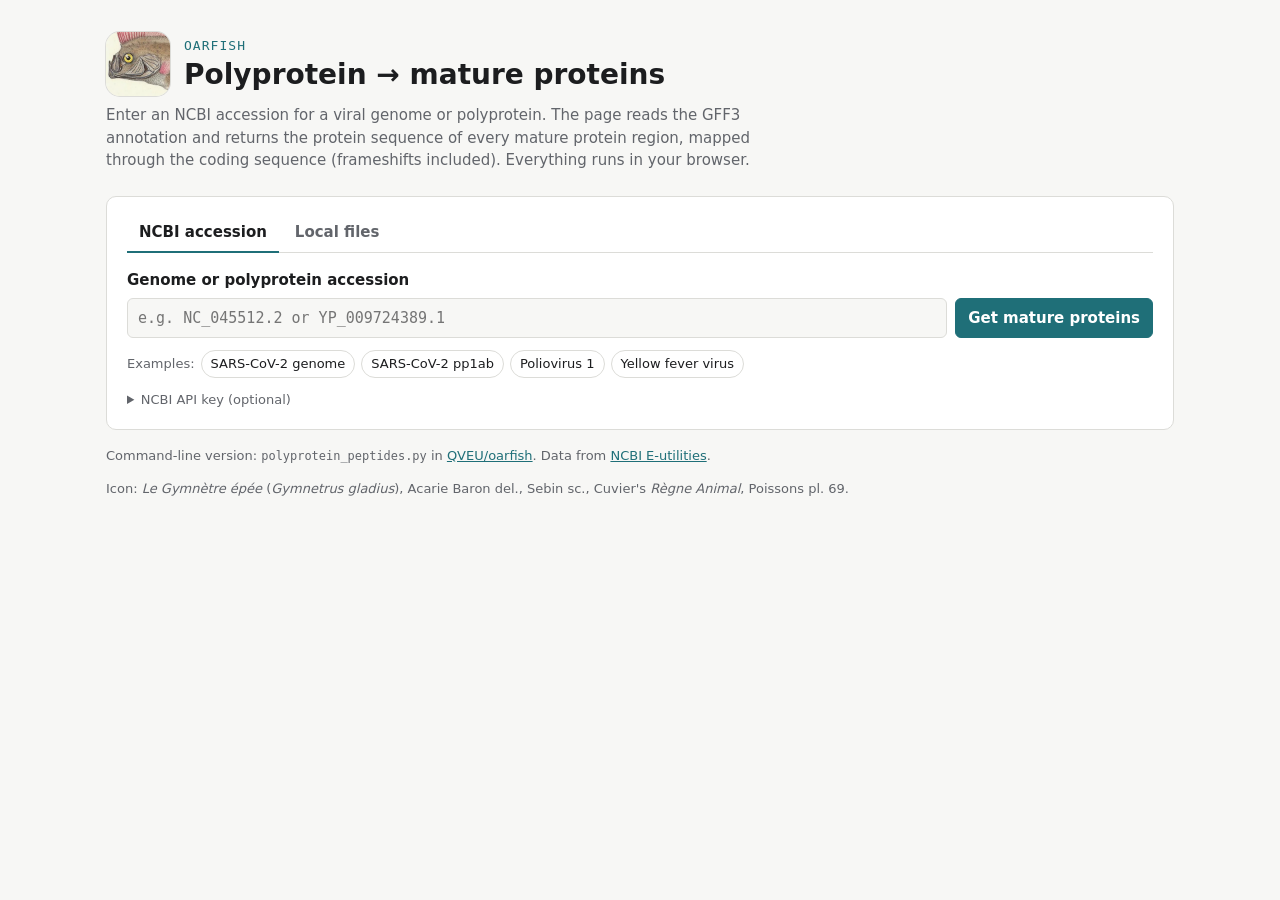
<file: index.html>
<!doctype html>
<html lang="en">
<head>
  <meta charset="utf-8">
  <meta name="viewport" content="width=device-width, initial-scale=1">
  <title>Polyprotein Splitter · oarfish</title>
  <meta name="description" content="Split a viral polyprotein into its mature proteins using the NCBI GFF3 annotation.">
  <link rel="icon" href="docs/favicon.ico" sizes="any">
  <link rel="icon" href="docs/icon.png" type="image/png">
  <link rel="apple-touch-icon" href="docs/apple-touch-icon.png">
  <link rel="stylesheet" href="docs/style.css">
</head>
<body>
  <header class="top">
    <div class="wrap">
      <div class="title">
        <img class="logo" src="docs/icon.png" alt="" width="64" height="64">
        <div>
          <p class="brand">oarfish</p>
          <h1>Polyprotein → mature proteins</h1>
        </div>
      </div>
      <p class="lede">Enter an NCBI accession for a viral genome or polyprotein. The page reads the GFF3 annotation and returns the protein sequence of every mature protein region, mapped through the coding sequence (frameshifts included). Everything runs in your browser.</p>
    </div>
  </header>

  <main class="wrap">
    <section class="card" aria-label="Input">
      <div class="tabs" role="tablist">
        <button role="tab" id="tab-ncbi" aria-selected="true" aria-controls="panel-ncbi">NCBI accession</button>
        <button role="tab" id="tab-local" aria-selected="false" aria-controls="panel-local">Local files</button>
      </div>

      <form id="panel-ncbi" role="tabpanel" aria-labelledby="tab-ncbi">
        <label for="acc">Genome or polyprotein accession</label>
        <div class="row">
          <input id="acc" name="acc" placeholder="e.g. NC_045512.2 or YP_009724389.1" autocomplete="off" spellcheck="false" required>
          <button type="submit" class="primary">Get mature proteins</button>
        </div>
        <div class="examples">
          <span>Examples:</span>
          <button type="button" data-acc="NC_045512.2">SARS-CoV-2 genome</button>
          <button type="button" data-acc="YP_009724389.1">SARS-CoV-2 pp1ab</button>
          <button type="button" data-acc="NC_002058.3">Poliovirus 1</button>
          <button type="button" data-acc="NC_002031.1">Yellow fever virus</button>
        </div>
        <details>
          <summary>NCBI API key (optional)</summary>
          <p class="hint">Raises NCBI's rate limit from 3 to 10 requests per second. Stored only in this browser.</p>
          <input id="apikey" type="password" autocomplete="off" placeholder="NCBI API key">
        </details>
      </form>

      <form id="panel-local" role="tabpanel" aria-labelledby="tab-local" hidden>
        <div class="grid">
          <label>GFF3 annotation <span class="req">required</span>
            <input type="file" id="gffFile" accept=".gff,.gff3,.txt">
          </label>
          <label>Polyprotein FASTA <span class="opt">headers = CDS protein_id</span>
            <input type="file" id="protFile" accept=".fa,.faa,.fasta,.txt">
          </label>
          <label>…or genome FASTA <span class="opt">CDS are translated</span>
            <input type="file" id="genomeFile" accept=".fa,.fna,.fasta,.txt">
          </label>
          <label>Only this polyprotein <span class="opt">optional</span>
            <input id="localAcc" placeholder="e.g. YP_009724389.1" autocomplete="off" spellcheck="false">
          </label>
        </div>
        <p class="hint">With a GFF3 but no FASTA, polyprotein sequences are downloaded from NCBI.</p>
        <button type="submit" class="primary">Get mature proteins</button>
      </form>
    </section>

    <div id="status" class="status" role="status" aria-live="polite" hidden></div>
    <ul id="warnings" class="warnings" hidden></ul>

    <section id="results" hidden aria-label="Results">
      <div class="results-head">
        <div>
          <h2 id="resTitle">Mature proteins</h2>
          <p id="resSummary" class="muted"></p>
        </div>
        <div class="actions">
          <button type="button" id="dlFasta">Protein FASTA</button>
          <button type="button" id="dlDna" title="Nucleotide sequence of each region (genome downloaded from NCBI if needed)">DNA FASTA</button>
          <button type="button" id="dlTsv">TSV</button>
          <button type="button" id="dlGff">GFF3</button>
          <button type="button" id="copyFasta">Copy FASTA</button>
        </div>
      </div>
      <div id="polyFilter" class="chips" role="group" aria-label="Filter by polyprotein"></div>
      <div id="maps"></div>
      <div class="table-wrap">
        <table id="table">
          <thead>
            <tr><th>Product</th><th>Polyprotein</th><th class="num">aa</th><th class="num">Length</th><th>Mature protein</th><th>Genomic region</th><th>Sequence</th></tr>
          </thead>
          <tbody></tbody>
        </table>
      </div>
    </section>
  </main>

  <footer class="wrap muted">
    <p>Command-line version: <code>polyprotein_peptides.py</code> in <a href="https://github.com/QVEU/oarfish">QVEU/oarfish</a>. Data from <a href="https://www.ncbi.nlm.nih.gov/books/NBK25501/">NCBI E-utilities</a>.</p>
    <p>Icon: <i>Le Gymnètre épée</i> (<i>Gymnetrus gladius</i>), Acarie Baron del., Sebin sc., Cuvier's <i>Règne Animal</i>, Poissons pl. 69.</p>
  </footer>

  <script src="docs/polyprotein.js"></script>
  <script src="docs/app.js"></script>
</body>
</html>
</file>
<file: docs/style.css>
:root {
  --bg: #f7f7f5;
  --surface: #ffffff;
  --text: #1c1d1f;
  --muted: #62656b;
  --border: #dcdcd8;
  --accent: #1f6f78;
  --accent-text: #ffffff;
  --accent-soft: #e3f0f1;
  --warn-bg: #fff6e0;
  --warn-text: #6b4a00;
  --err-bg: #fde8e6;
  --err-text: #8a1c12;
  --track: #ecece8;
  --mono: ui-monospace, SFMono-Regular, Menlo, Consolas, monospace;
  color-scheme: light;
}
@media (prefers-color-scheme: dark) {
  :root {
    --bg: #141517;
    --surface: #1d1f22;
    --text: #e8e8e6;
    --muted: #a0a3a8;
    --border: #34373c;
    --accent: #5fb7c1;
    --accent-text: #0d1f22;
    --accent-soft: #1d3336;
    --warn-bg: #3a2f12;
    --warn-text: #f3d48a;
    --err-bg: #3d1a17;
    --err-text: #f4b1a8;
    --track: #2a2d31;
    color-scheme: dark;
  }
}

* { box-sizing: border-box; }
body {
  margin: 0;
  background: var(--bg);
  color: var(--text);
  font: 15px/1.5 system-ui, -apple-system, "Segoe UI", Roboto, sans-serif;
}
.wrap { max-width: 1100px; margin: 0 auto; padding: 0 16px; }
a { color: var(--accent); }
code { font-family: var(--mono); font-size: 0.92em; }
.muted { color: var(--muted); }

.top { padding: 32px 0 16px; }
.title { display: flex; align-items: center; gap: 14px; margin-bottom: 8px; }
.title h1 { margin: 2px 0 0; }
.logo { width: 64px; height: 64px; border-radius: 14px; flex: none; box-shadow: 0 0 0 1px var(--border); }
.brand { margin: 0; font-family: var(--mono); font-size: 13px; letter-spacing: 0.08em; color: var(--accent); text-transform: uppercase; }
h1 { margin: 4px 0 8px; font-size: 28px; line-height: 1.2; }
h2 { margin: 0; font-size: 20px; }
.lede { margin: 0; max-width: 70ch; color: var(--muted); }

.card {
  background: var(--surface);
  border: 1px solid var(--border);
  border-radius: 10px;
  padding: 16px 20px 20px;
  margin: 8px 0 16px;
}
.tabs { display: flex; gap: 4px; border-bottom: 1px solid var(--border); margin: 0 0 16px; }
.tabs button {
  background: none; border: none; border-bottom: 2px solid transparent; border-radius: 0;
  padding: 8px 12px; margin-bottom: -1px; color: var(--muted); font-weight: 600;
}
.tabs button[aria-selected="true"] { color: var(--text); border-bottom-color: var(--accent); }

label { display: block; font-weight: 600; margin-bottom: 6px; }
.req, .opt { font-weight: 400; font-size: 12px; color: var(--muted); margin-left: 4px; }
input {
  font: inherit; color: var(--text); background: var(--bg);
  border: 1px solid var(--border); border-radius: 6px; padding: 8px 10px; width: 100%;
}
input[type="file"] { padding: 6px; font-size: 13px; margin-top: 4px; }
#acc, #localAcc { font-family: var(--mono); }
input:focus-visible, button:focus-visible, summary:focus-visible { outline: 2px solid var(--accent); outline-offset: 1px; }

button {
  font: inherit; color: var(--text); background: var(--surface);
  border: 1px solid var(--border); border-radius: 6px; padding: 7px 12px; cursor: pointer;
}
button:hover { border-color: var(--accent); }
button.primary { background: var(--accent); color: var(--accent-text); border-color: var(--accent); font-weight: 600; white-space: nowrap; }
button:disabled { opacity: 0.55; cursor: progress; }

.row { display: flex; gap: 8px; }
.row input { flex: 1; min-width: 0; }
.examples { display: flex; flex-wrap: wrap; align-items: center; gap: 6px; margin: 12px 0 4px; font-size: 13px; }
.examples span { color: var(--muted); }
.examples button { padding: 3px 9px; font-size: 13px; border-radius: 999px; }
details { margin-top: 12px; }
summary { cursor: pointer; color: var(--muted); font-size: 13px; }
details input { max-width: 360px; font-family: var(--mono); }
.hint { font-size: 13px; color: var(--muted); margin: 6px 0 10px; }
.grid { display: grid; grid-template-columns: repeat(auto-fit, minmax(230px, 1fr)); gap: 14px 20px; margin-bottom: 8px; }

.status { padding: 10px 14px; border-radius: 8px; background: var(--accent-soft); margin-bottom: 12px; }
.status.error { background: var(--err-bg); color: var(--err-text); }
.warnings { list-style: none; padding: 10px 14px; margin: 0 0 12px; border-radius: 8px; background: var(--warn-bg); color: var(--warn-text); font-size: 13px; }

.results-head { display: flex; flex-wrap: wrap; justify-content: space-between; align-items: flex-end; gap: 12px; margin: 8px 0 12px; }
.results-head p { margin: 2px 0 0; }
.actions { display: flex; flex-wrap: wrap; gap: 6px; }
.chips { display: flex; flex-wrap: wrap; gap: 6px; margin-bottom: 12px; }
.chips button { border-radius: 999px; padding: 3px 11px; font-size: 13px; font-family: var(--mono); }
.chips button[aria-pressed="true"] { background: var(--accent); color: var(--accent-text); border-color: var(--accent); }

.map { background: var(--surface); border: 1px solid var(--border); border-radius: 10px; padding: 12px 14px; margin-bottom: 12px; }
.map-head { display: flex; justify-content: space-between; gap: 8px; font-size: 13px; margin-bottom: 8px; }
.map-head strong { font-family: var(--mono); }
.track { position: relative; height: 30px; background: var(--track); border-radius: 4px; overflow: hidden; }
.seg {
  position: absolute; top: 0; bottom: 0; border-right: 1px solid var(--surface);
  color: #fff; font-size: 11px; line-height: 30px; padding: 0 4px;
  white-space: nowrap; overflow: hidden; text-overflow: clip; cursor: pointer;
}
.seg:hover, .seg.hl { filter: brightness(1.15); outline: 2px solid var(--text); outline-offset: -2px; z-index: 1; }
.scale { display: flex; justify-content: space-between; font-size: 11px; color: var(--muted); font-family: var(--mono); margin-top: 3px; }

.table-wrap { overflow-x: auto; background: var(--surface); border: 1px solid var(--border); border-radius: 10px; }
table { border-collapse: collapse; width: 100%; font-size: 13px; }
th, td { text-align: left; padding: 8px 10px; border-bottom: 1px solid var(--border); vertical-align: top; }
th { position: sticky; top: 0; background: var(--surface); font-size: 12px; color: var(--muted); font-weight: 600; white-space: nowrap; }
tbody tr:last-child td { border-bottom: none; }
tbody tr.hl { background: var(--accent-soft); }
td:first-child { min-width: 150px; }
td.num, th.num { text-align: right; font-variant-numeric: tabular-nums; white-space: nowrap; }
td.mono { font-family: var(--mono); font-size: 12px; white-space: nowrap; }
.swatch { display: inline-block; width: 10px; height: 10px; border-radius: 2px; margin-right: 6px; vertical-align: -1px; }
.seqcell { display: flex; gap: 6px; align-items: flex-start; }
.seq { font-family: var(--mono); font-size: 12px; max-width: 280px; overflow: hidden; text-overflow: ellipsis; white-space: nowrap; }
.seq.open { white-space: normal; word-break: break-all; max-width: 420px; }
.seqcell button { padding: 1px 7px; font-size: 12px; flex: none; }

footer { padding: 24px 16px 40px; font-size: 13px; }

@media (max-width: 600px) {
  h1 { font-size: 22px; }
  .row { flex-direction: column; }
  .seq { max-width: 160px; }
}
</file>
